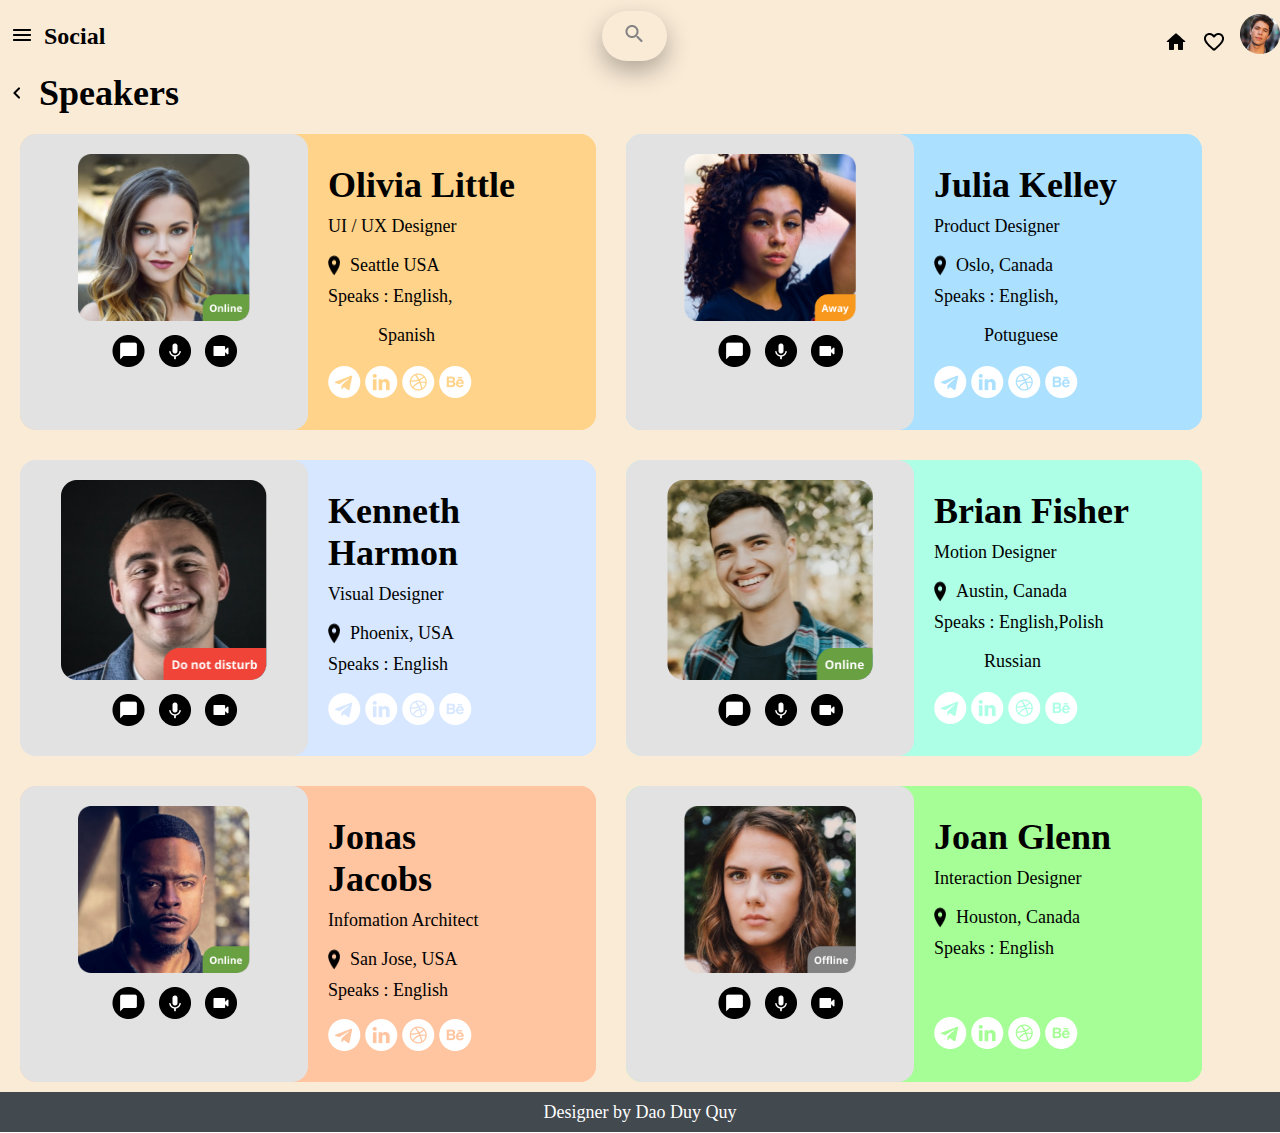
<file: BTapLesson2/index.html>
<!DOCTYPE html>
<html lang="en">

<head>
    <meta charset="UTF-8">
    <meta name="viewport" content="width=device-width, initial-scale=1.0">
    <link rel="stylesheet" href="./css/styles.css">
    <title>Document</title>
</head>

<body>
    <div class="container">
        <header>
            <div class="leftheader">
                <img src="./images/menu.png" alt="" style="width: 24px;height: 24px;margin-left: 10px;">
                <h3>Social</h3>
            </div>
            <div class="box">
                <input type="text" name="" id="" placeholder="Search ...">
                <a href="#">
                    <img src="./images/search.png" alt="">
                </a>
            </div>
            <div class="right-header">
                <img src="./images/home.png" alt="" style="width: 24px;height: 24px; margin-right: 10px;">
                <img src="./images/favorite-border.png" alt="" style="width: 24px;height: 24px; margin-right: 10px;">
                <img src="./images/Ellipse 11.png" alt="" style="width: 40px;">
            </div>
        </header>
        <nav>
            <img src="./images/chevron-left.png" alt="" style="width: 24px;height: 24px;margin-left: 5px;">
            <h1>Speakers</h1>
        </nav>
        <article>
            <!-- Hàng 1 -->
            <div class="row">
                <div class="column" style="background-color:#FFD38A;">
                    <div class="row">
                        <div class="column-1" style="background-color:#E2E2E2;">
                            <!-- Nội dung -->
                            <div class="img-ava">
                                <img src="./images/Ava.png" alt="" style="width: 60%;height: 60%;">
                            </div>
                            <div class="icon-ava">
                                <img src="./images/Chat.png" alt="" style="margin-right: 10px;">
                                <img src="./images/Micro.png" alt="" style="margin-right: 10px;">
                                <img src="./images/Video.png" alt="">
                            </div>
                        </div>
                        <div class="column-1" style="background-color:#FFD38A;">
                            <!-- Info -->
                            <div class="info">
                                <h1 style="margin-bottom: 10px;font-size: 36px;">Olivia Little</h1>
                                <p style="font-size: 18px;">UI / UX Designer</p><br>
                                <div class="vitri">
                                    <img src="./images/Vector.png" alt="">
                                    <p style="margin-left: 10px;font-size: 18px;">Seattle USA</p>
                                </div>
                                <p style="font-size: 18px;">Speaks : English,</p><br>
                                <p style="margin-left: 50px;font-size: 18px;">Spanish</p>
                                <div class="icon-infor" style="margin-top: 20px;">
                                    <img src="./images/Telegram.png" alt="">
                                    <img src="./images/LinkedIN.png" alt="">
                                    <img src="./images/Dribbble.png" alt="">
                                    <img src="./images/Behance.png" alt="">
                                </div>
                            </div>
                        </div>
                    </div>
                </div>
                <div class="column" style="background-color:#ABE1FF;">
                    <div class="row">
                        <div class="column-1" style="background-color:#E2E2E2;">
                            <!-- Nội dung -->
                            <div class="img-ava">
                                <img src="./images/Ava (1).png" alt="" style="width: 60%;height: 60%;">
                            </div>
                            <div class="icon-ava">
                                <img src="./images/Chat.png" alt="" style="margin-right: 10px;">
                                <img src="./images/Micro.png" alt="" style="margin-right: 10px;">
                                <img src="./images/Video.png" alt="">
                            </div>
                        </div>
                        <div class="column-1" style="background-color:#ABE1FF;">
                            <!-- Info -->
                            <div class="info">
                                <h1 style="margin-bottom: 10px;font-size: 36px;">Julia Kelley</h1>
                                <p style="font-size: 18px;">Product Designer</p><br>
                                <div class="vitri">
                                    <img src="./images/Vector.png" alt="">
                                    <p style="margin-left: 10px;font-size: 18px;">Oslo, Canada</p>
                                </div>
                                <p style="font-size: 18px;">Speaks : English,</p><br>
                                <p style="margin-left: 50px;font-size: 18px;">Potuguese</p>
                                <div class="icon-infor" style="margin-top: 20px;">
                                    <img src="./images/Telegram.png" alt="">
                                    <img src="./images/LinkedIN.png" alt="">
                                    <img src="./images/Dribbble.png" alt="">
                                    <img src="./images/Behance.png" alt="">
                                </div>
                            </div>
                        </div>
                    </div>
                </div>
            </div>
            <!-- Hàng 2 -->
            <div class="row">
                <div class="column" style="background-color:#D6E7FF;">
                    <div class="row">
                        <div class="column-1" style="background-color:#E2E2E2;">
                            <!-- Nội dung -->
                            <div class="img-ava">
                                <img src="./images/Ava (2).png" alt="" style="width: 206px;height: 200px;">
                            </div>
                            <div class="icon-ava">
                                <img src="./images/Chat.png" alt="" style="margin-right: 10px;">
                                <img src="./images/Micro.png" alt="" style="margin-right: 10px;">
                                <img src="./images/Video.png" alt="">
                            </div>
                        </div>
                        <div class="column-1" style="background-color:#D6E7FF;">
                            <!-- Info -->
                            <div class="info">
                                <h1 style="margin-bottom: 10px;font-size: 36px;">Kenneth Harmon</h1>
                                <p style="font-size: 18px;">Visual Designer</p><br>
                                <div class="vitri">
                                    <img src="./images/Vector.png" alt="">
                                    <p style="margin-left: 10px;font-size: 18px;">Phoenix, USA</p>
                                </div>
                                <p style="font-size: 18px;">Speaks : English</p><br>
                                <div class="icon-infor">
                                    <img src="./images/Telegram.png" alt="">
                                    <img src="./images/LinkedIN.png" alt="">
                                    <img src="./images/Dribbble.png" alt="">
                                    <img src="./images/Behance.png" alt="">
                                </div>
                            </div>
                        </div>
                    </div>
                </div>
                <div class="column" style="background-color:#ADFFE6;">
                    <div class="row">
                        <div class="column-1" style="background-color:#E2E2E2;">
                            <!-- Nội dung -->
                            <div class="img-ava">
                                <img src="./images/Ava (3).png" alt="" style="width: 206px;height: 200px;">
                            </div>
                            <div class="icon-ava">
                                <img src="./images/Chat.png" alt="" style="margin-right: 10px;">
                                <img src="./images/Micro.png" alt="" style="margin-right: 10px;">
                                <img src="./images/Video.png" alt="">
                            </div>
                        </div>
                        <div class="column-1" style="background-color:#ADFFE6;">
                            <!-- Info -->
                            <div class="info">
                                <h1 style="margin-bottom: 10px;font-size: 36px;">Brian Fisher</h1>
                                <p style="font-size: 18px;">Motion Designer</p><br>
                                <div class="vitri">
                                    <img src="./images/Vector.png" alt="">
                                    <p style="margin-left: 10px;font-size: 18px;">Austin, Canada</p>
                                </div>
                                <p style="font-size: 18px;">Speaks : English,Polish</p><br>
                                <p style="margin-left: 50px;font-size: 18px;">Russian</p>
                                <div class="icon-infor" style="margin-top: 20px;">
                                    <img src="./images/Telegram.png" alt="">
                                    <img src="./images/LinkedIN.png" alt="">
                                    <img src="./images/Dribbble.png" alt="">
                                    <img src="./images/Behance.png" alt="">
                                </div>
                            </div>
                        </div>
                    </div>
                </div>
            </div>
            <!-- hàng 3 -->
            <div class="row">
                <div class="column" style="background-color:#FFC5A0;">
                    <div class="row">
                        <div class="column-1" style="background-color:#E2E2E2;">
                            <!-- Nội dung -->
                            <div class="img-ava">
                                <img src="./images/Ava (4).png" alt="" style="width: 60%;height: 60%;">
                            </div>
                            <div class="icon-ava">
                                <img src="./images/Chat.png" alt="" style="margin-right: 10px;">
                                <img src="./images/Micro.png" alt="" style="margin-right: 10px;">
                                <img src="./images/Video.png" alt="">
                            </div>
                        </div>
                        <div class="column-1" style="background-color:#FFC5A0;">
                            <!-- Info -->
                            <div class="info">
                                <h1 style="margin-bottom: 10px;font-size: 36px;">Jonas <br> Jacobs</h1>
                                <p style="font-size: 18px;">Infomation Architect</p><br>
                                <div class="vitri">
                                    <img src="./images/Vector.png" alt="">
                                    <p style=" margin-left: 10px;font-size: 18px;">San Jose, USA</p>
                                </div>
                                <p style="font-size: 18px;">Speaks : English</p><br>
                                <div class="icon-infor">
                                    <img src="./images/Telegram.png" alt="">
                                    <img src="./images/LinkedIN.png" alt="">
                                    <img src="./images/Dribbble.png" alt="">
                                    <img src="./images/Behance.png" alt="">
                                </div>
                            </div>
                        </div>
                    </div>
                </div>
                <div class="column" style="background-color:#A5FF96;margin: 20px 10px 10px 20px;">
                    <div class="row">
                        <div class="column-1" style="background-color:#E2E2E2;">
                            <!-- Nội dung -->
                            <div class="img-ava">
                                <img src="./images/Ava (5).png" alt="" style="width: 60%;height: 60%;">
                            </div>
                            <div class="icon-ava">
                                <img src="./images/Chat.png" alt="" style="margin-right: 10px;">
                                <img src="./images/Micro.png" alt="" style="margin-right: 10px;">
                                <img src="./images/Video.png" alt="">
                            </div>
                        </div>
                        <div class="column-1" style="background-color:#A5FF96;">
                            <!-- Info -->
                            <div class="info">
                                <h1 style="margin-bottom: 10px;font-size: 36px;">Joan Glenn</h1>
                                <p style="font-size: 18px;">Interaction Designer</p><br>
                                <div class="vitri">
                                    <img src="./images/Vector.png" alt="">
                                    <p style="margin-left: 10px; font-size: 18px;">Houston, Canada</p>
                                </div>
                                <p style="font-size: 18px;">Speaks : English</p><br>
                                <div class="icon-infor" style="margin-top: 40px;">
                                    <img src="./images/Telegram.png" alt="">
                                    <img src="./images/LinkedIN.png" alt="">
                                    <img src="./images/Dribbble.png" alt="">
                                    <img src="./images/Behance.png" alt="">
                                </div>
                            </div>
                        </div>
                    </div>
                </div>
            </div>
        </article>
        <footer>
            <div style="padding: 10px;">
                <span style="font-size: 18px;color: #fff;">Designer by Dao Duy Quy</span>
            </div>
        </footer>
    </div>
</body>

</html>
</file>
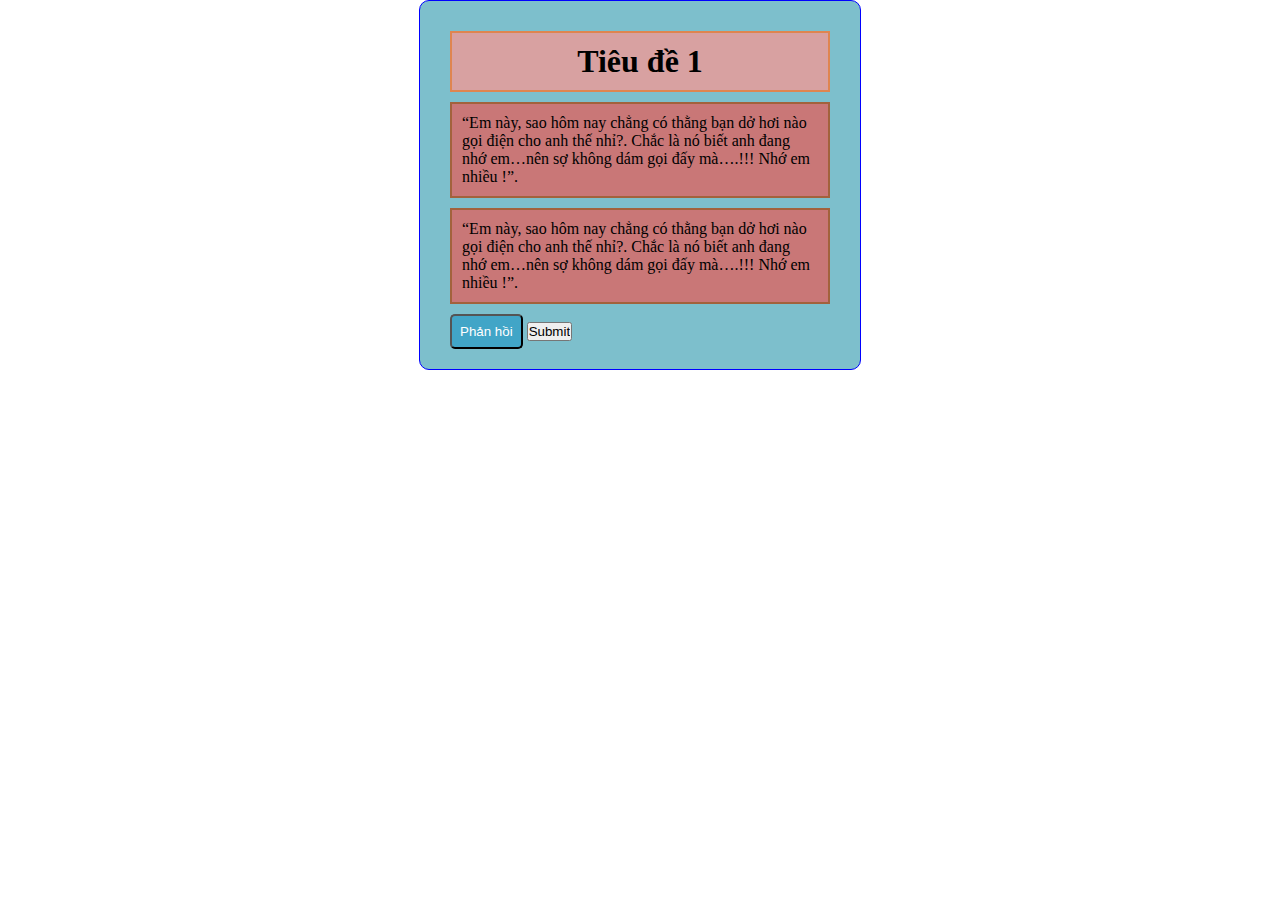
<file: Lesson2/index.html>
<!DOCTYPE html>
<html lang="en">
<head>
    <meta charset="UTF-8">
    <meta name="viewport" content="width=device-width, initial-scale=1.0">
    <title>Buổi 2</title>
    <link rel="stylesheet" href="./styles.css">
</head>
<body>
    <div class="container">
        <h1>Tiêu đề 1</h1>
        <div class="doanvan">
            <p>“Em này, sao hôm nay chẳng có thằng bạn dở hơi nào gọi điện cho anh thế nhỉ?.
                Chắc là nó biết anh đang nhớ em…nên sợ không dám gọi đấy mà….!!! Nhớ em nhiều !”.</p>
        </div>
        <div class="doanvan">
            <p>“Em này, sao hôm nay chẳng có thằng bạn dở hơi nào gọi điện cho anh thế nhỉ?.
                Chắc là nó biết anh đang nhớ em…nên sợ không dám gọi đấy mà….!!! Nhớ em nhiều !”.</p>
        </div>
        <button class="button">Phản hồi</button>
        <input type="submit" >
    </div>
</body>
</html>
</file>
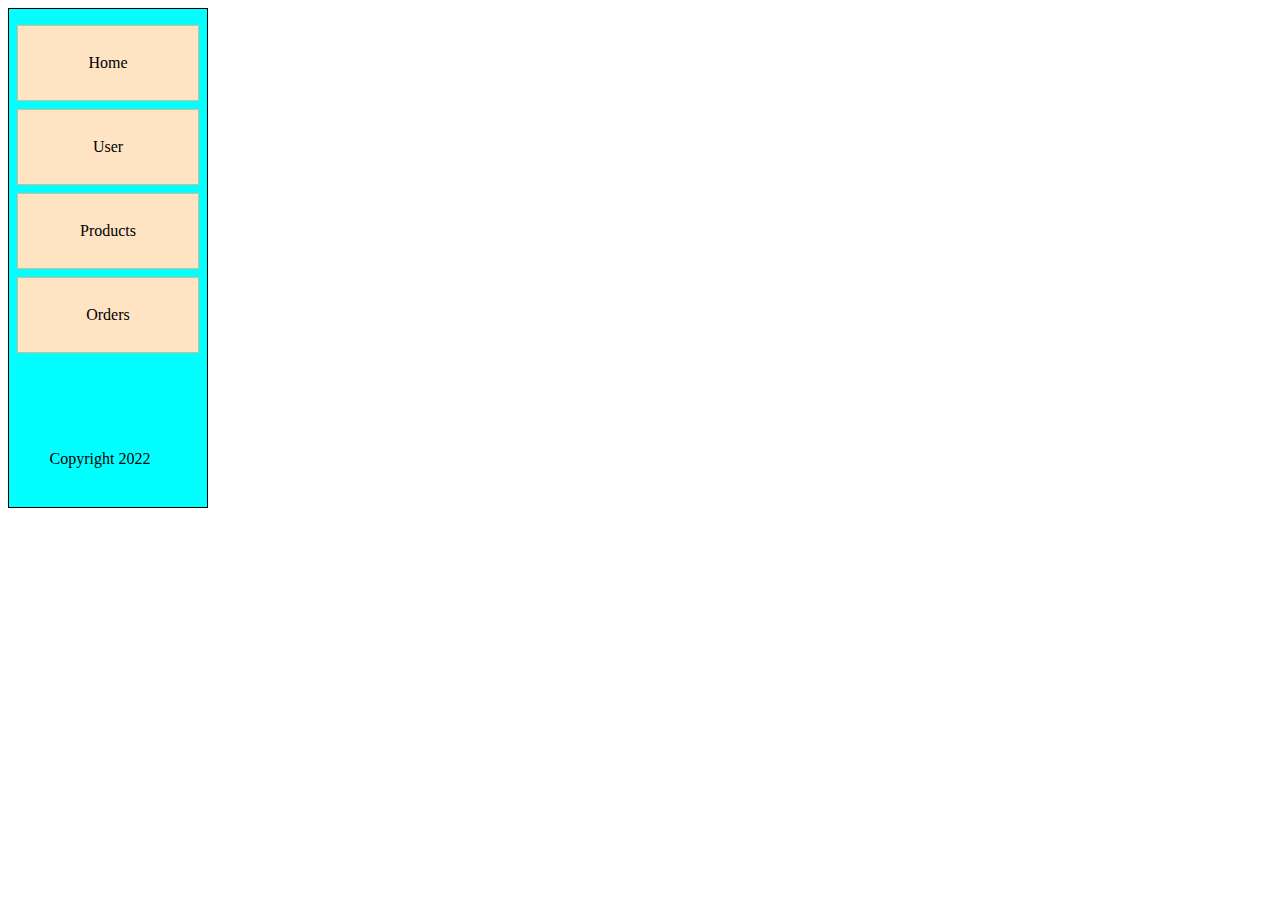
<file: Lesson3/index.html>
<!DOCTYPE html>
<html lang="en">
<head>
    <meta charset="UTF-8">
    <meta name="viewport" content="width=device-width, initial-scale=1.0">
    <title>Document</title>
    <style>
        .sidebar{
            background-color: aqua;
            width: 200px;
            height: 500px;
            border: 1px solid black;
            padding: 8px;
            box-sizing: border-box;
        }
        .sidebar-box{
            border: 1px solid burlywood;
            margin : 8px 0;
            text-align: center;
            padding: 12px;
            background-color: bisque;
            cursor: pointer;
        }
        .position-dropdown-memu{
            position: relative;
        }
        .dropdown-menu{
            display: none;
            position: absolute;
            top: 100px;
            left: 210px;
            padding: 8px;
        }
        .dropdown-submenu{
            padding: 8px;
            width: 100px;
            height: 30px;
            border: 1px solid black;
            text-align: center;
            
        }
        .position-dropdown-memu:hover + .dropdown-menu{
            display: block;
        }
        .footer{
           position: absolute;
           top: 450px; 
           text-align: center;
           width: 180px;
           left: 10px;
        }
        
    </style>
</head>
<body>
    <div class="sidebar">
        <div class="sidebar-box">
            <p>Home</p>
        </div>
        <div class="sidebar-box position-dropdown-memu">
            <p>User</p>
        </div>
        <div class="dropdown-menu">
            <div class="dropdown-submenu">Customers</div>
            <div class="dropdown-submenu">Admins</div>
            <div class="dropdown-submenu">Vip</div>
            <div class="dropdown-submenu">Staff</div>
        </div>
        <div class="sidebar-box">
            <p>Products</p>
        </div>
        <div class="sidebar-box">
            <p>Orders</p>
        </div>
        <div class="footer">
            Copyright 2022
        </div>
    </div>
</body>
</html>
</file>
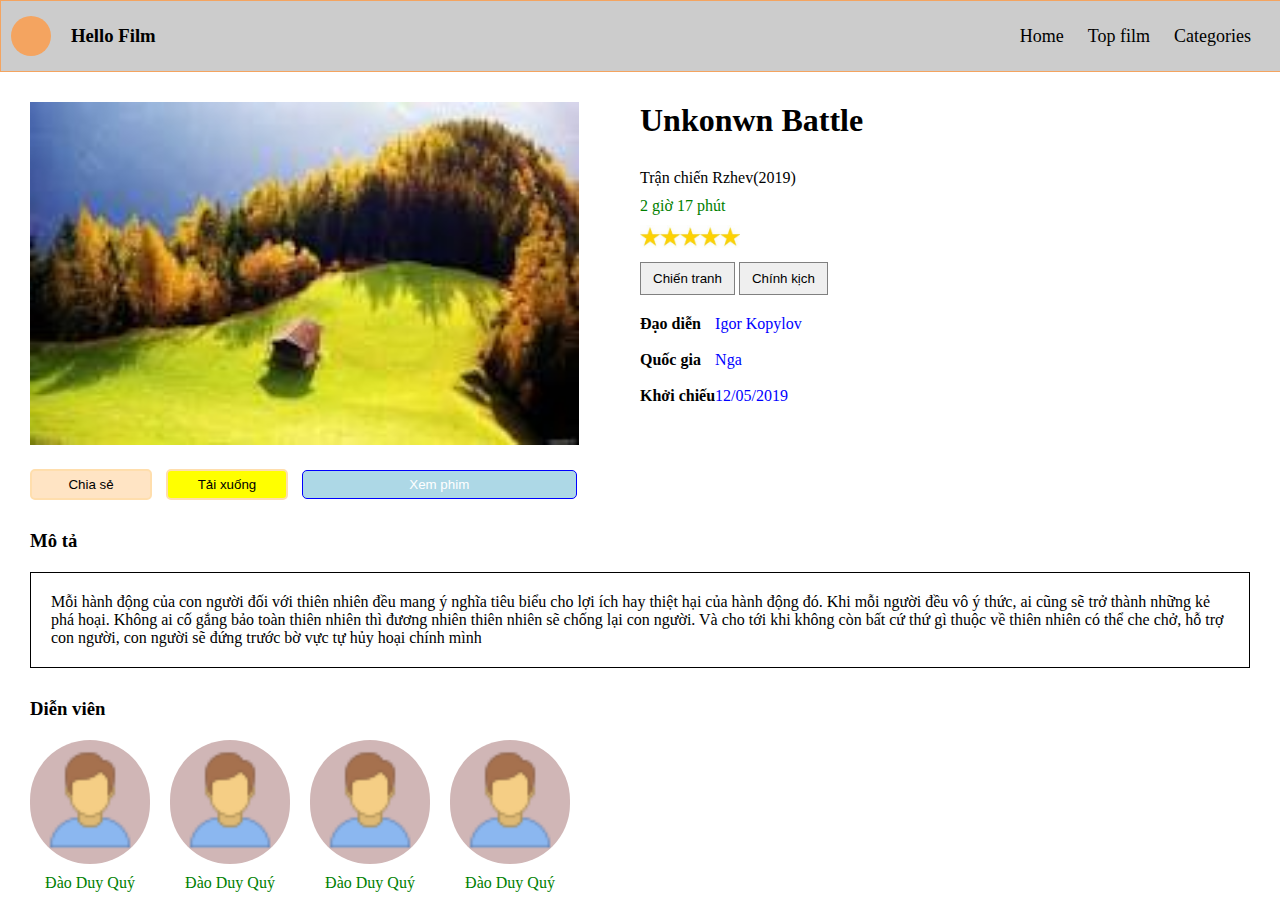
<file: TestLesson5/index.html>
<!DOCTYPE html>
<html lang="en">

<head>
    <meta charset="UTF-8">
    <meta name="viewport" content="width=device-width, initial-scale=1.0">
    <title>Document</title>
    <link rel="stylesheet" href="./css/style.css">
</head>

<body>
    <div class="container">
        <header>
            <div class="left-header">
                <div class="hinhtron"></div>
                <h3>Hello Film</h3>
            </div>
            <div class="right-header">
                <a href="">Home</a>
                <a href="">Top film</a>
                <a href="">Categories</a>
            </div>
        </header>
        <article>
            <div class="product">
                <div class="left-article">
                    <img src="[data-uri]"
                        alt="">
                    <div class="item-left">
                        <input type="submit" value="Chia sẻ"
                            style="border: 2px solid navajowhite; background-color: bisque;">
                        <input type="submit" value="Tải xuống"
                            style="border: 2px solid navajowhite; background-color: yellow;">
                        <input type="submit" value="Xem phim"
                            style="width: 45%;border: 1px solid blue;color: white;background-color: lightblue;">
                    </div>
                </div>
                <div class="right-article">
                    <h1>Unkonwn Battle</h1>
                    <p style="margin-bottom: 10px;">Trận chiến Rzhev(2019)</p>
                    <p style="margin-bottom: 10px;color: green;">2 giờ 17 phút</p>
                    <img src="./images/5-sao.jpg" alt="">
                    <div class="theloai">
                        <input type="submit" value="Chiến tranh">
                        <input type="submit" value="Chính kịch">
                    </div>
                    <div class="thongtin">
                        <div class="left-right-article">
                            <p>Đạo diễn</p><br>
                            <p>Quốc gia</p><br>
                            <p>Khởi chiếu</p>
                        </div>
                        <div class="right-right-article">
                            <p>Igor Kopylov</p><br>
                            <p>Nga</p><br>
                            <p>12/05/2019</p>
                        </div>
                    </div>
                </div>
            </div>
            <h3 style="margin-top: 30px;">Mô tả</h3>
            <div class="mota">
                <p>Mỗi hành động của con người đối với thiên nhiên đều mang ý nghĩa
                    tiêu biểu cho lợi ích hay thiệt hại của hành động đó. Khi mỗi
                    người đều vô ý thức, ai cũng sẽ trở thành những kẻ phá hoại.
                    Không ai cố gắng bảo toàn thiên nhiên thì đương nhiên thiên nhiên
                    sẽ chống lại con người. Và cho tới khi không còn bất cứ thứ gì thuộc
                    về thiên nhiên có thể che chở, hỗ trợ con người, con người sẽ đứng
                    trước bờ vực tự hủy hoại chính mình</p>
            </div>
            <h3>Diễn viên</h3>
            <div class="dienviens">
                <div class="dienvien">
                    <div class="vien-img">
                        <img src="./images/icon-person.png" alt="">
                    </div>
                    <p>Đào Duy Quý</p>
                </div>
                <div class="dienvien">
                    <div class="vien-img">
                        <img src="./images/icon-person.png" alt="">
                    </div>
                    <p>Đào Duy Quý</p>
                </div>
                <div class="dienvien">
                    <div class="vien-img">
                        <img src="./images/icon-person.png" alt="">
                    </div>
                    <p>Đào Duy Quý</p>
                </div>
                <div class="dienvien">
                    <div class="vien-img">
                        <img src="./images/icon-person.png" alt="">
                    </div>
                    <p>Đào Duy Quý</p>
                </div>
            </div>
        </article>
    </div>
</body>

</html>
</file>
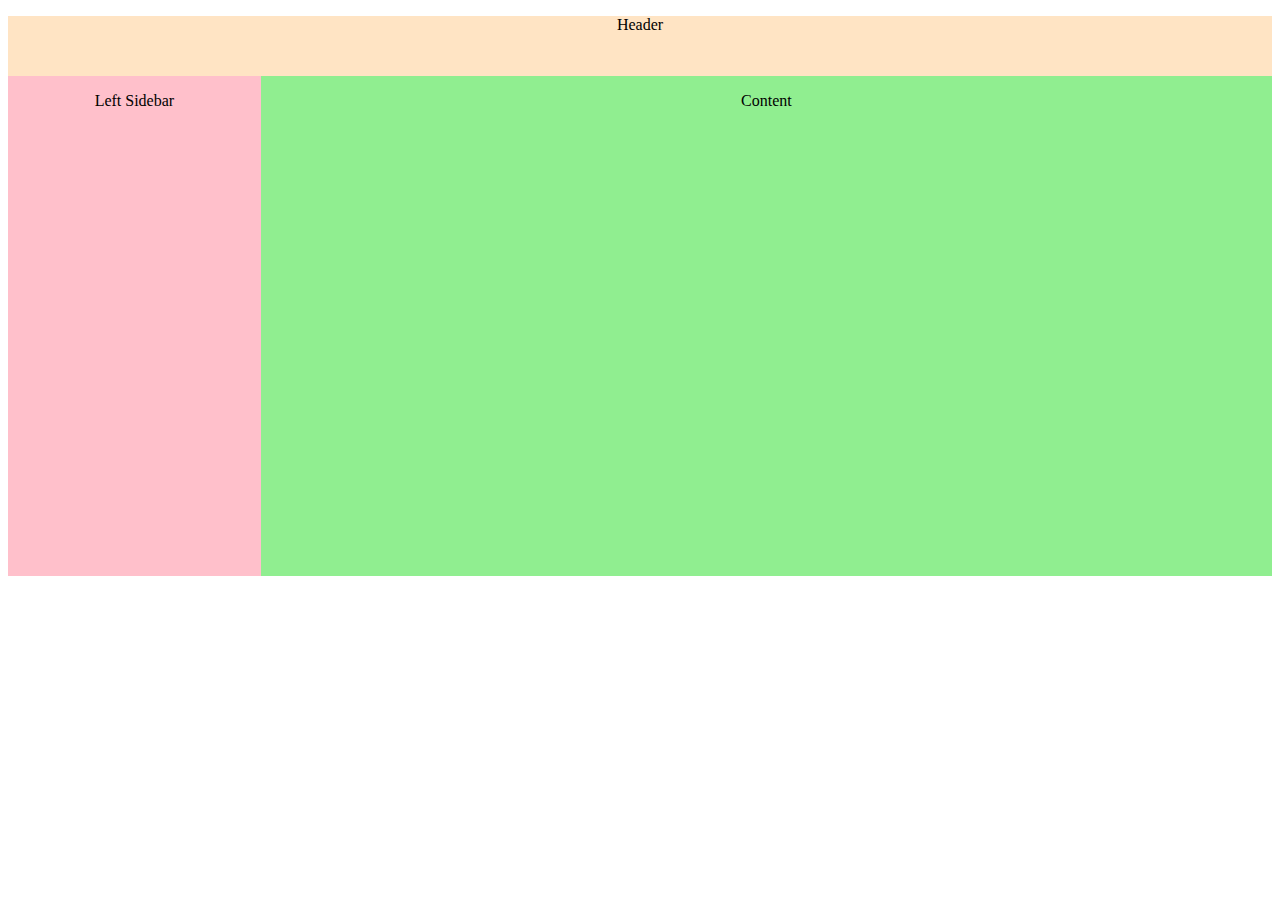
<file: BtapLesson3/page24.html>
<!DOCTYPE html>
<html lang="en">
<head>
    <meta charset="UTF-8">
    <meta name="viewport" content="width=device-width, initial-scale=1.0">
    <title>Document</title>
    <style>
        .header{
            width: 100%;
            height: 60px;
            text-align: center;
            background-color: bisque;
        }
        .action{
            display: flex;
            height: 500px;
            text-align: center;
        }
        .sidebar{
            width: 20%;
            background-color: pink;
        }
        .content{
            width: 80%;
            background-color: lightgreen;
        }
    </style>
</head>
<body>
    <div class="header">
        <p >Header</p>
    </div>
    <div class="action">
        <div class="sidebar">
            <p>Left Sidebar</p>
        </div>
        <div class="content">
            <p>Content</p>
        </div>
    </div>
</body>
</html>
</file>
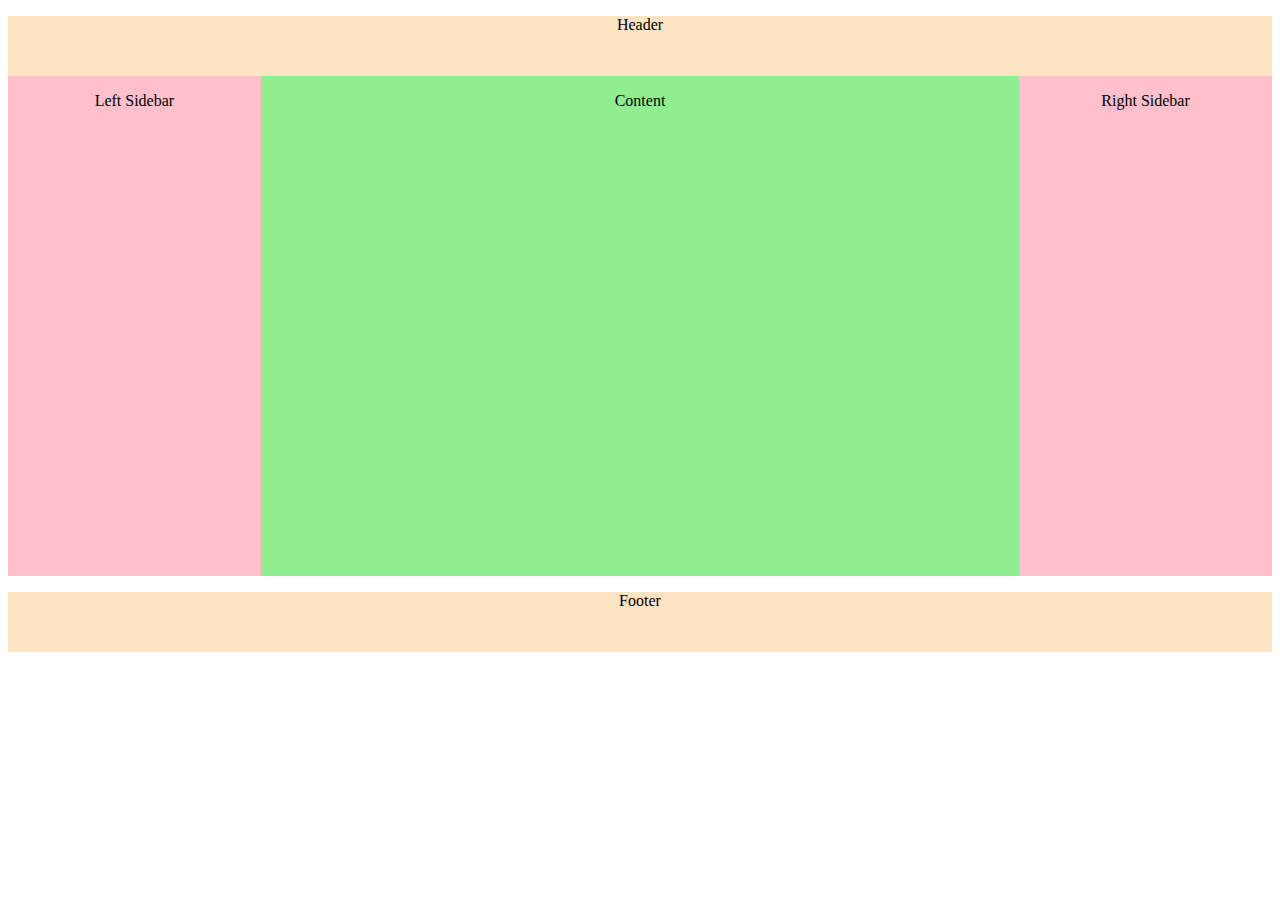
<file: BtapLesson3/page25.html>
<!DOCTYPE html>
<html lang="en">
<head>
    <meta charset="UTF-8">
    <meta name="viewport" content="width=device-width, initial-scale=1.0">
    <title>Document</title>
    <style>
        .header{
            width: 100%;
            height: 60px;
            text-align: center;
            background-color: bisque;
        }
        .action{
            display: flex;
            height: 500px;
            text-align: center;
        }
        .leftsidebar{
            width: 20%;
            background-color: pink;
        }
        .content{
            width: 60%;
            background-color: lightgreen;
        }
        .rightsidebar{
            width: 20%;
            background-color: pink;
        }
        .footer{
            width: 100%;
            height: 60px;
            text-align: center;
            background-color: bisque;
        }
    </style>
</head>
<body>
    <div class="header">
        <p >Header</p>
    </div>
    <div class="action">
        <div class="leftsidebar">
            <p>Left Sidebar</p>
        </div>
        <div class="content">
            <p>Content</p>
        </div>
        <div class="rightsidebar">
            <p>Right Sidebar</p>
        </div>
    </div>
    <div class="footer">
        <p>Footer</p>
    </div>
</body>
</html>
</file>
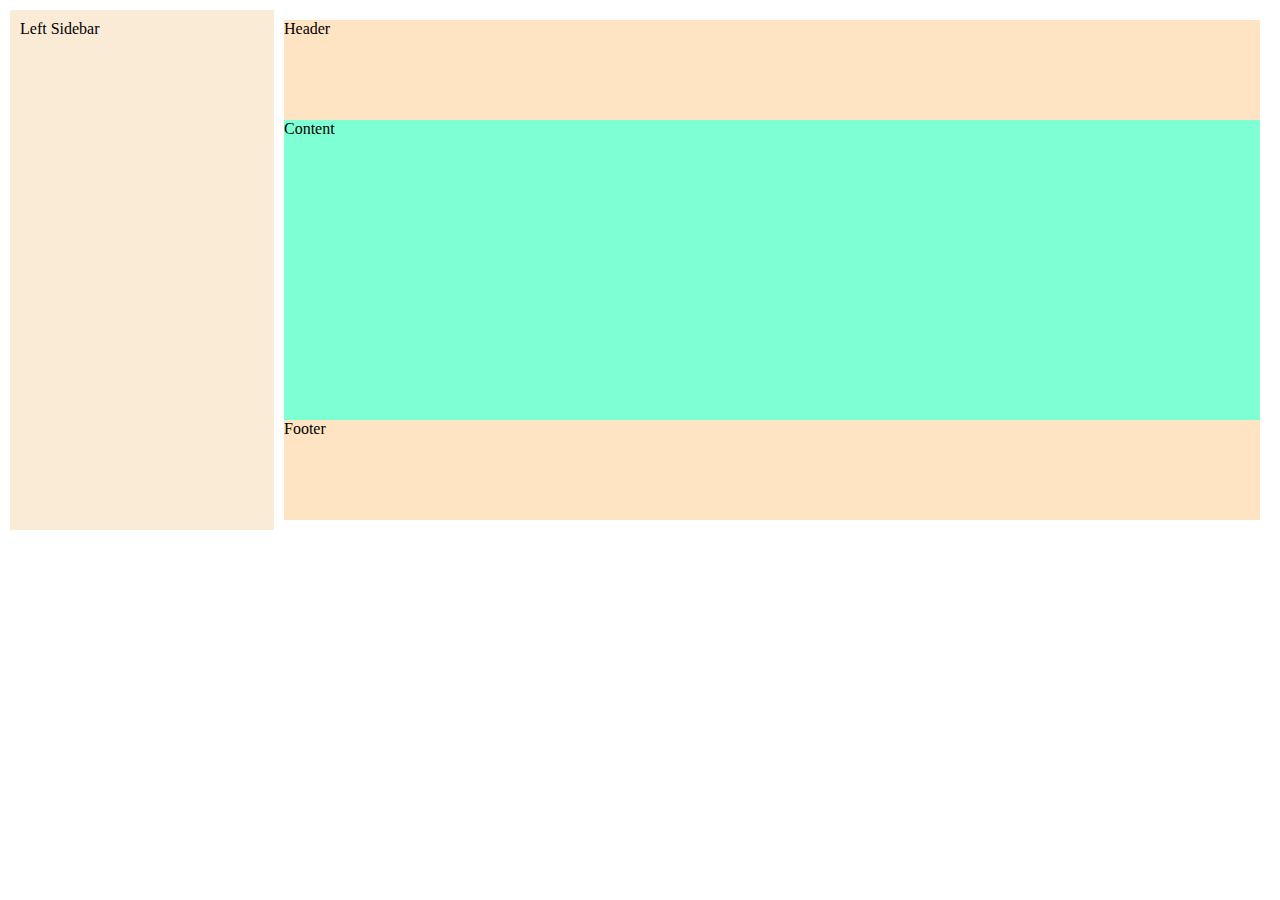
<file: BtapLesson3/page26.html>
<!DOCTYPE html>
<html lang="en">
<head>
    <meta charset="UTF-8">
    <meta name="viewport" content="width=device-width, initial-scale=1.0">
    <title>Document</title>
    <style>
        *{
            margin: 0;
            padding: 0;
        }
        .container{
            display: flex;
            box-sizing: border-box;
            padding: 10px;
        }
        .leftsidebar{
            width: 20%;
            background-color: antiquewhite;
            height: 500px;
            padding: 10px;
        }
        .rightsidebar{
            width: 80%;
            height: 500px;
            padding: 10px;
        }
        .header{
            width: 100%;
            height: 20%;
            background-color: bisque;
        }
        .content{
            width: 100%;
            height: 60%;
            background-color: aquamarine;
        }
        .footer{
            width: 100%;
            height: 20%;
            background-color: bisque;
        }
    </style>
</head>
<body>
    <div class="container">
        <div class="leftsidebar">
            Left Sidebar
        </div>
        <div class="rightsidebar">
            <div class="header">
                <p>Header</p>
            </div>
            <div class="content">
                <p>Content</p>
            </div>
            <div class="footer">
                <p>Footer</p>
            </div>
        </div>
    </div>
</body>
</html>
</file>
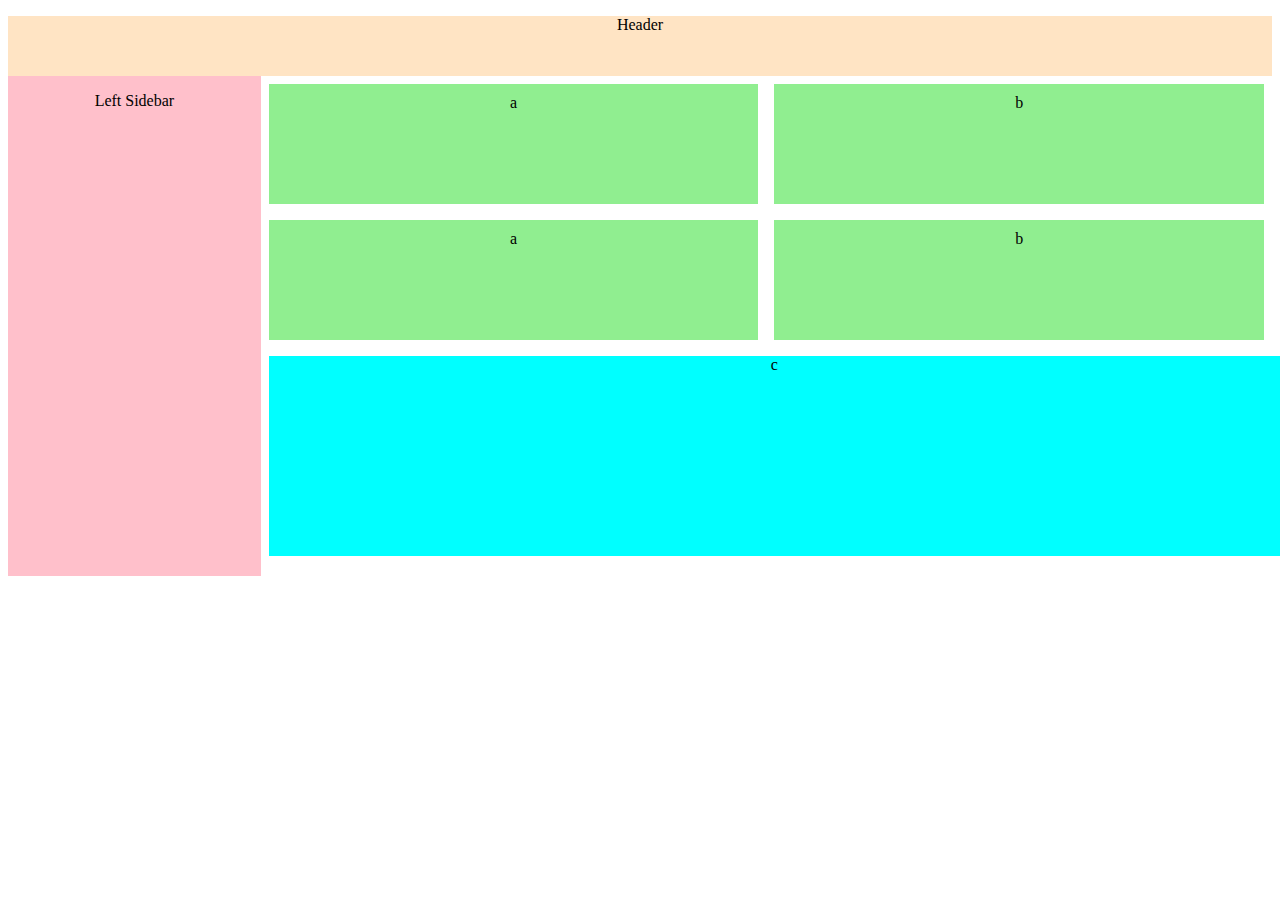
<file: BtapLesson3/page27.html>
<!DOCTYPE html>
<html lang="en">
<head>
    <meta charset="UTF-8">
    <meta name="viewport" content="width=device-width, initial-scale=1.0">
    <title>Document</title>
    <style>
        .header{
            width: 100%;
            height: 60px;
            text-align: center;
            background-color: bisque;
        }
        .action{
            display: flex;
            height: 500px;
            text-align: center;
        }
        .sidebar{
            width: 20%;
            background-color: pink;
        }
        .content{
            width: 80%;
        }
        .feature1{
            display: flex;
        }
        .feature{
            width: 50%;
            height: 120px;
            background-color: lightgreen;
            box-sizing: border-box;
            padding: 10px;
            margin: 8px;
        }
        .feature3{
            width: 100%;
            height: 200px;
            background-color: aqua;
            box-sizing: border-box;
            margin: 8px;
        }
    </style>
</head>
<body>
    <div class="header">
        <p >Header</p>
    </div>
    <div class="action">
        <div class="sidebar">
            <p>Left Sidebar</p>
        </div>
        <div class="content">
            <div class="feature1">
                <div class="feature">
                    a
                </div>
                <div class="feature">
                    b
                </div>
            </div> 
            <div class="feature1">
                <div class="feature">
                    a
                </div>
                <div class="feature">
                    b
                </div>
            </div>
            <div class="feature3">
                c
            </div>
        </div>
    </div>
</body>
</html>
</file>
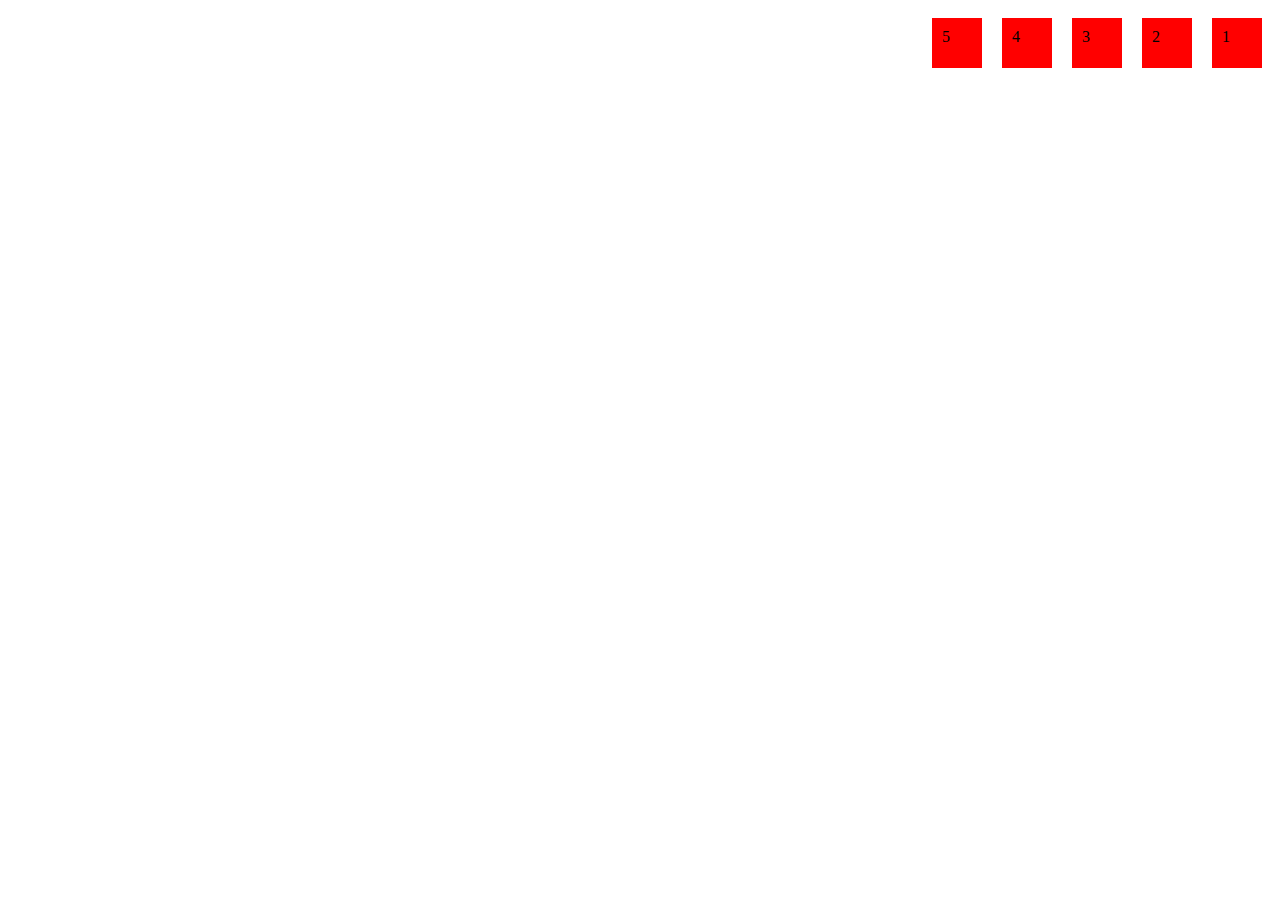
<file: Lesson3/display.html>
<!DOCTYPE html>
<html lang="en">
<head>
    <meta charset="UTF-8">
    <meta name="viewport" content="width=device-width, initial-scale=1.0">
    <title>Document</title>
    <style>
        .container{
            display: flex;
            flex-direction: row-reverse;
        }
        .box{
            width: 50px;
            height: 50px;
            padding: 10px;
            margin: 10px;
            background-color: red;
            box-sizing: border-box;
        }
    </style>
</head>
<body>
    <div class="container">
        <div class="box">1</div>
        <div class="box">2</div>
        <div class="box">3</div>
        <div class="box">4</div>
        <div class="box">5</div>
    </div>
</body>
</html>
</file>
<file: BTapLesson2/css/styles.css>
* {
  margin: 0;
  padding: 0;
}

.container {
  width: 100%;
  margin: auto;
  background-color: antiquewhite;
  display: block;
}

header {
  box-sizing: border-box;
  display: flex;
  height: 72px;
  align-items: center;
  justify-content: space-between;
}

.leftheader {
  display: flex;
}

header h3 {
  margin-left: 10px;
  font-size: 24px;
  font-family: Georgia, 'Times New Roman', Times, serif;
}

.search {
  margin-left: 100px;
  display: inline;
}

.box {
  margin-left: 10px;
  height: 30px;
  display: flex;
  cursor: pointer;
  padding: 10px 20px;
  background: n #fff;
  border-radius: 30px;
  align-items: center;
  box-shadow: 0 10px 25px rgba(0, 0, 0, 0.3);
}

.box:hover input {
  width: 400px;
}

.box input {
  width: 0px;
  outline: none;
  border: none;
  font-weight: 500;
  transition: 0.8s;
  background: transparent;
}

.box a .fas {
  color: #1daf;
  font-size: 18px;
}

form {
  background-color: gray;
  border-radius: 25px;
  position: relative;
}

.right-header {
  display: block;
  align-items: center;
  margin-left: 10px;
}

nav {
  display: flex;
  width: 100%;
  align-items: center;
}

nav h1 {
  font-size: 36px;
  margin-left: 10px;
  box-sizing: border-box;
}

.row {
  box-sizing: border-box;
  display: block;
}

.column {
  display: block;
  float: left;
  height: 296px;
  border-radius: 16px;
  box-sizing: border-box;
  width: 48%;
  margin: 20px 10px 10px 20px;
}

.column-1 {
  display: block;
  float: left;
  height: 296px;
  border-radius: 16px;
  box-sizing: border-box;
  width: 50%;
}

/* Clear floats after the columns */
.row:after {
  content: "";
  display: table;
  clear: both;
}

.img-ava {
  text-align: center;
  margin-top: 20px;
}

.icon-ava {
  box-sizing: border-box;
  margin-top: 10px;
  margin-left: 20px;
  text-align: center;
}

.vitri {
  display: flex;
  margin-bottom: 10px;
}

.info {
  margin-left: 20px;
  margin-top: 30px;
}

footer {
  width: 100%;
  height: 40px;
  background-color: rgb(66, 73, 79);
  text-align: center;
  display: block;
}

@media (max-width : 509px) and (min-width: 360px) {
  .container {
    background-color: #ccc;
  }

  .column {
    display: block;
    float: left;
    height: 296px;
    border-radius: 16px;
    box-sizing: border-box;
    width: 90%;
    margin: 20px 10px 10px 20px;
  }

  .box:hover input {
    width: 100px;
  }
}

@media (max-width : 719px) and (min-width: 510px) {
  .column {
    display: block;
    float: left;
    height: 296px;
    border-radius: 16px;
    box-sizing: border-box;
    width: 95%;
    margin: 20px 10px 10px 20px;
  }

  .box:hover input {
    width: 100px;
  }
}

@media (max-width : 1024px) and (min-width: 720px) {
  .column {
    display: block;
    float: left;
    height: 320px;
    border-radius: 16px;
    box-sizing: border-box;
    width: 45%;
    margin: 20px 10px 10px 20px;
  }

  .box:hover input {
    width: 200px;
  }

  .column-1 {
    display: block;
    float: left;
    height: 320px;
    border-radius: 16px;
    box-sizing: border-box;
    width: 50%;
  }
}

@media (max-width : 1499px) and (min-width: 1025px) {
  .column {
    display: block;
    float: left;
    height: 296px;
    border-radius: 16px;
    box-sizing: border-box;
    width: 45%;
    margin: 20px 10px 10px 20px;
  }
  .column-1 {
    display: block;
    float: left;
    height: 296px;
    border-radius: 16px;
    box-sizing: border-box;
    width: 50%;
  }
  
}
</file>
<file: Lesson2/styles.css>
*{
    margin: 0;
    padding: 0;
}
.container{
    width: 400px;
    margin: auto;
    background-color: rgb(125, 191, 204);
    padding: 20px;
    border: 1px solid blue;
    border-radius: 10px;
}
h1{
    box-sizing: border-box;
    background-color: #d8a1a1;
    text-align: center;
    padding: 10px;
    margin: 10px;
    border: 2px solid rgb(223, 133, 80);
}
.doanvan{
    box-sizing: border-box;
    padding: 10px;
    background-color: #c97777;
    margin: 10px;
    border: 2px solid rgb(162, 98, 60);
}
.button{
    background-color: rgb(65, 165, 199);
    color: white;
    padding: 8px;
    border-radius: 5px;
    margin-left: 10px;
}
</file>
<file: TestLesson5/css/style.css>
* {
    margin: 0;
    padding: 0;
}

.container {
    width: 100%;
    display: block;
}

.hinhtron {
    width: 40px;
    height: 40px;
    background-color: sandybrown;
    margin-right: 20px;
    border-radius: 100px;
    margin-left: 10px;
}

header {
    width: 100%;
    display: flex;
    justify-content: space-between;
    height: 70px;
    background-color: #ccc;
    align-items: center;
    border: 0.5px solid sandybrown;
}

.left-header {
    display: flex;
    align-items: center;
}

.right-header {
    box-sizing: border-box;
    padding: 10px;
}

.right-header a {
    text-decoration: none;
    font-size: 18px;
    color: black;
    margin-right: 20px;
}

.right-header a:hover {
    background-color: aqua;
    padding: 10px;
    box-sizing: border-box;
}

article{
    width: 100%;
    display: block;
    padding: 30px;
    box-sizing: border-box;
}
.product{
    display: flex;
    box-sizing: border-box;
}
.left-article{
    width: 50%;
}
.left-article img{
    width: 90%;
}
.item-left{
    margin-top: 20px;
}
.left-article input{
    padding: 6px 8px;
    margin-right: 10px;
    border-radius: 5px;
    width: 20%;
}
.right-article{
    width: 50%;
}
.right-article h1{
    margin-bottom: 30px;
}
.right-article img{
    width: 100px;
    margin-bottom: 10px;
}
.theloai{
    margin-bottom: 10px;
}
.theloai input{
    border: 1px solid gray;
    padding: 8px 12px ;
}
.thongtin{
    display: flex;
}
.left-right-article{
    font-weight: bold;
    font-size: 16px;
    margin-top: 10px;
}
.right-right-article{
    font-size: 16px;
    margin-top: 10px;
    color: blue;
}
.mota{
    width: 100%;
    padding: 20px;
    border: 1px solid black;
    margin-top: 20px;
    margin-bottom: 30px;
    box-sizing: border-box;
}
.dienviens{
    margin-top: 20px;
    width: 100%;
    display: flex;
}
.dienvien{
    margin-right: 20px;
    align-items: center;
    text-align: center;
}
.vien-img{
    padding: 10px;
    box-sizing: border-box;
    background-color: #d0b6b6;
    border-radius: 100px;

}
.vien-img img{
    width: 100px;
    height: 100px;
}
.dienvien p{
    margin-top: 10px;
    color: green;
    font-size: 16px;
}
</file>
